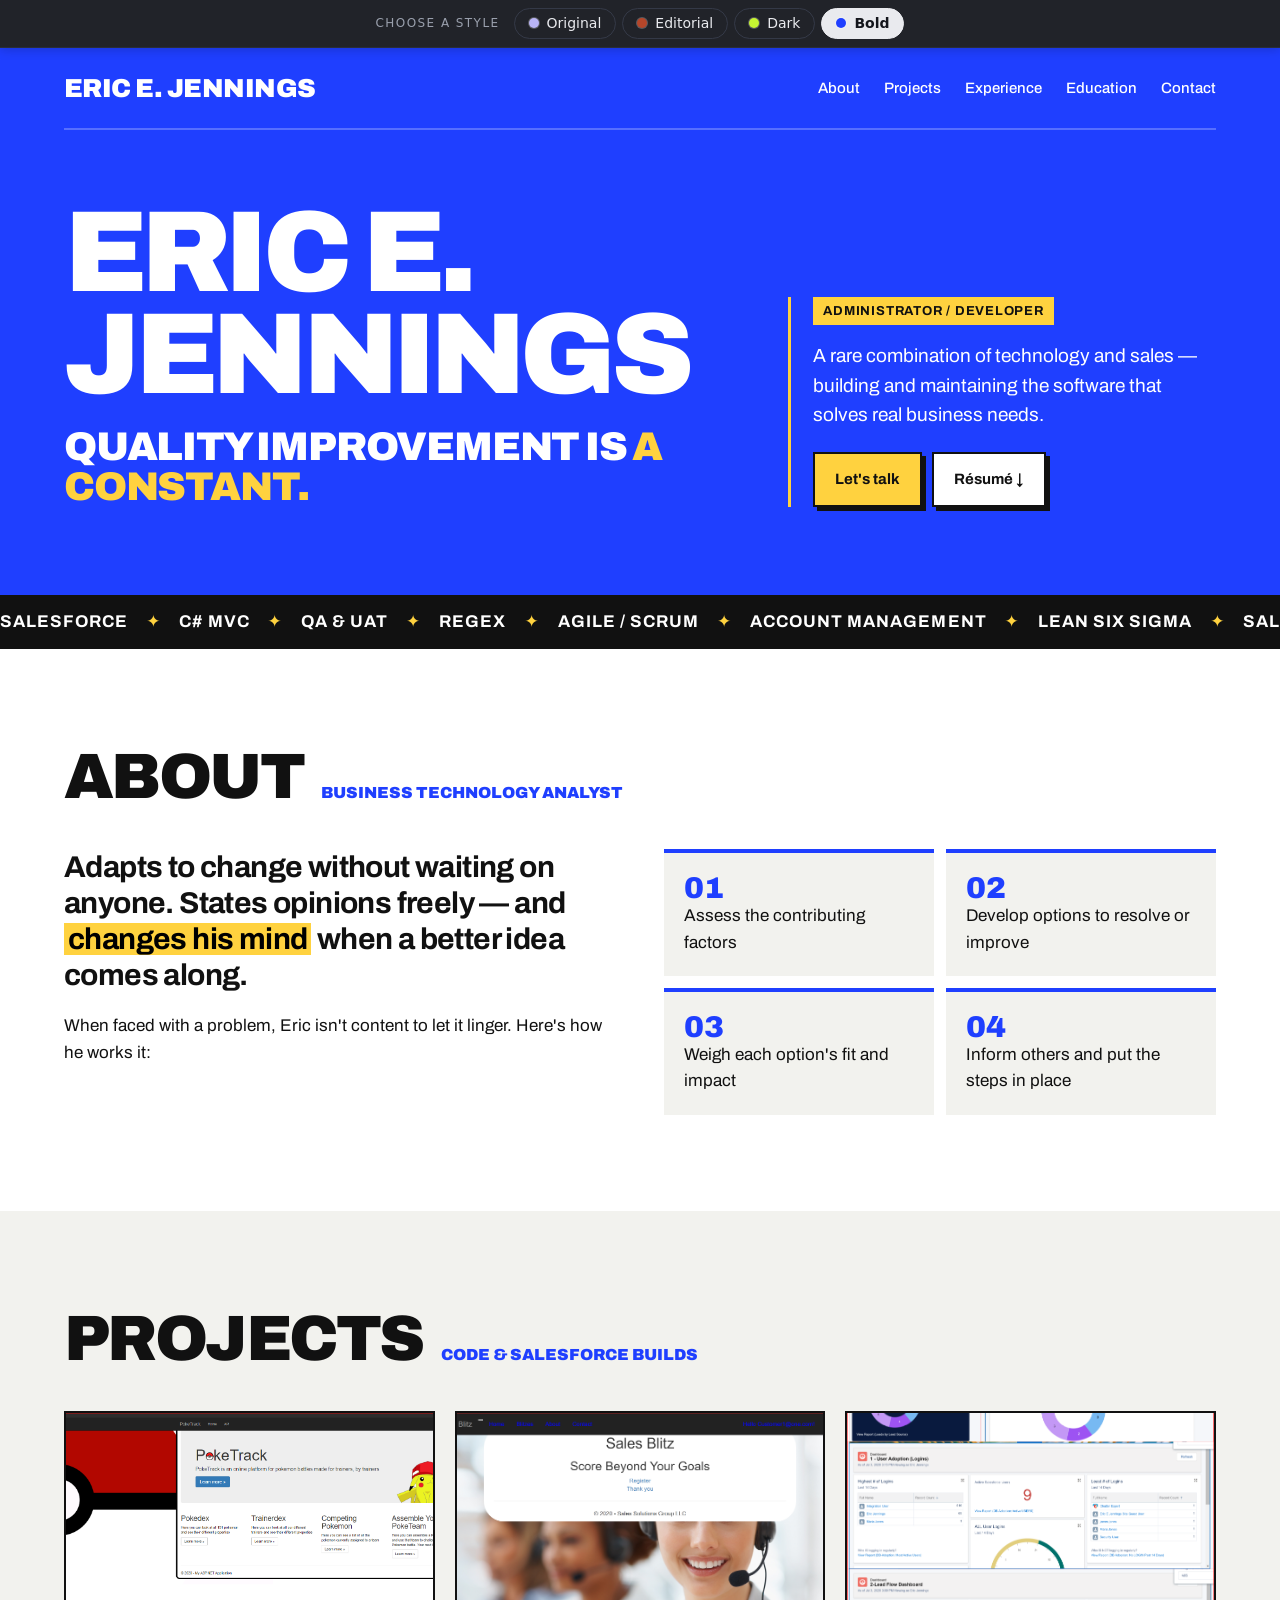
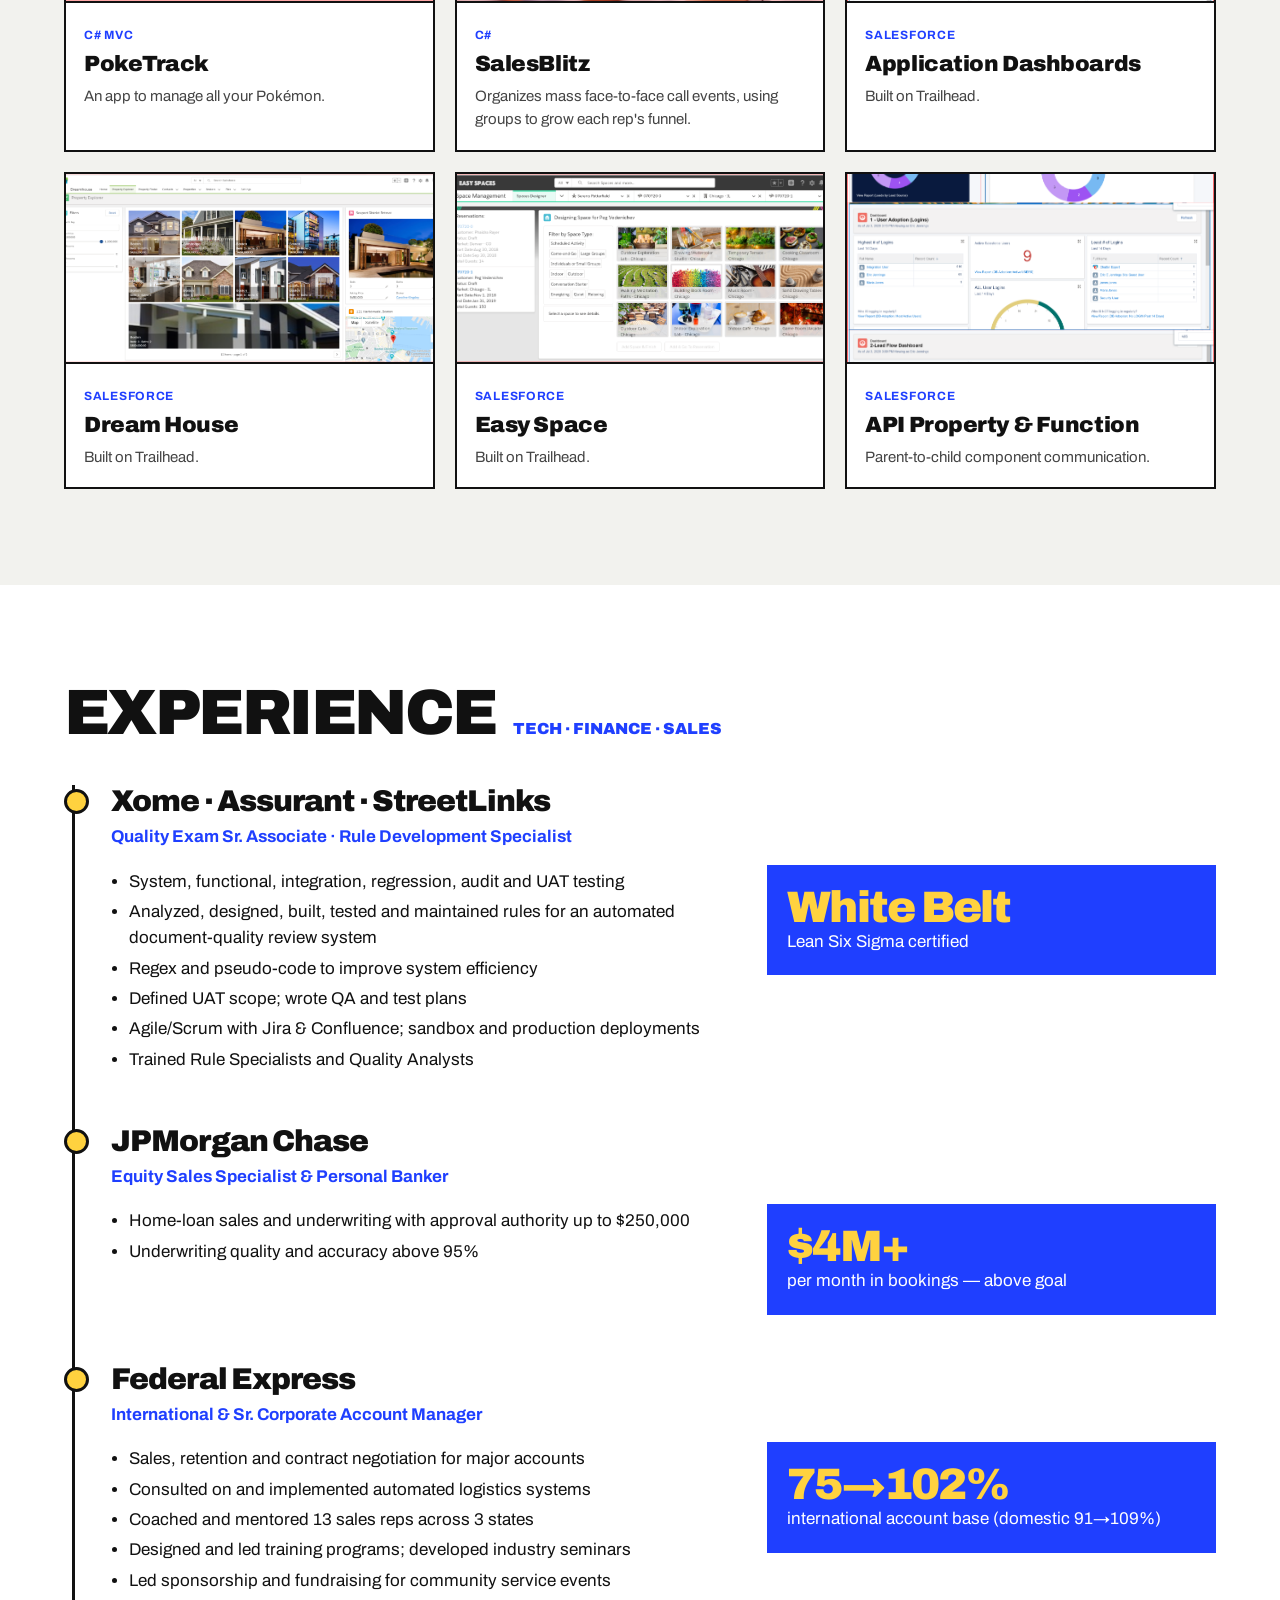
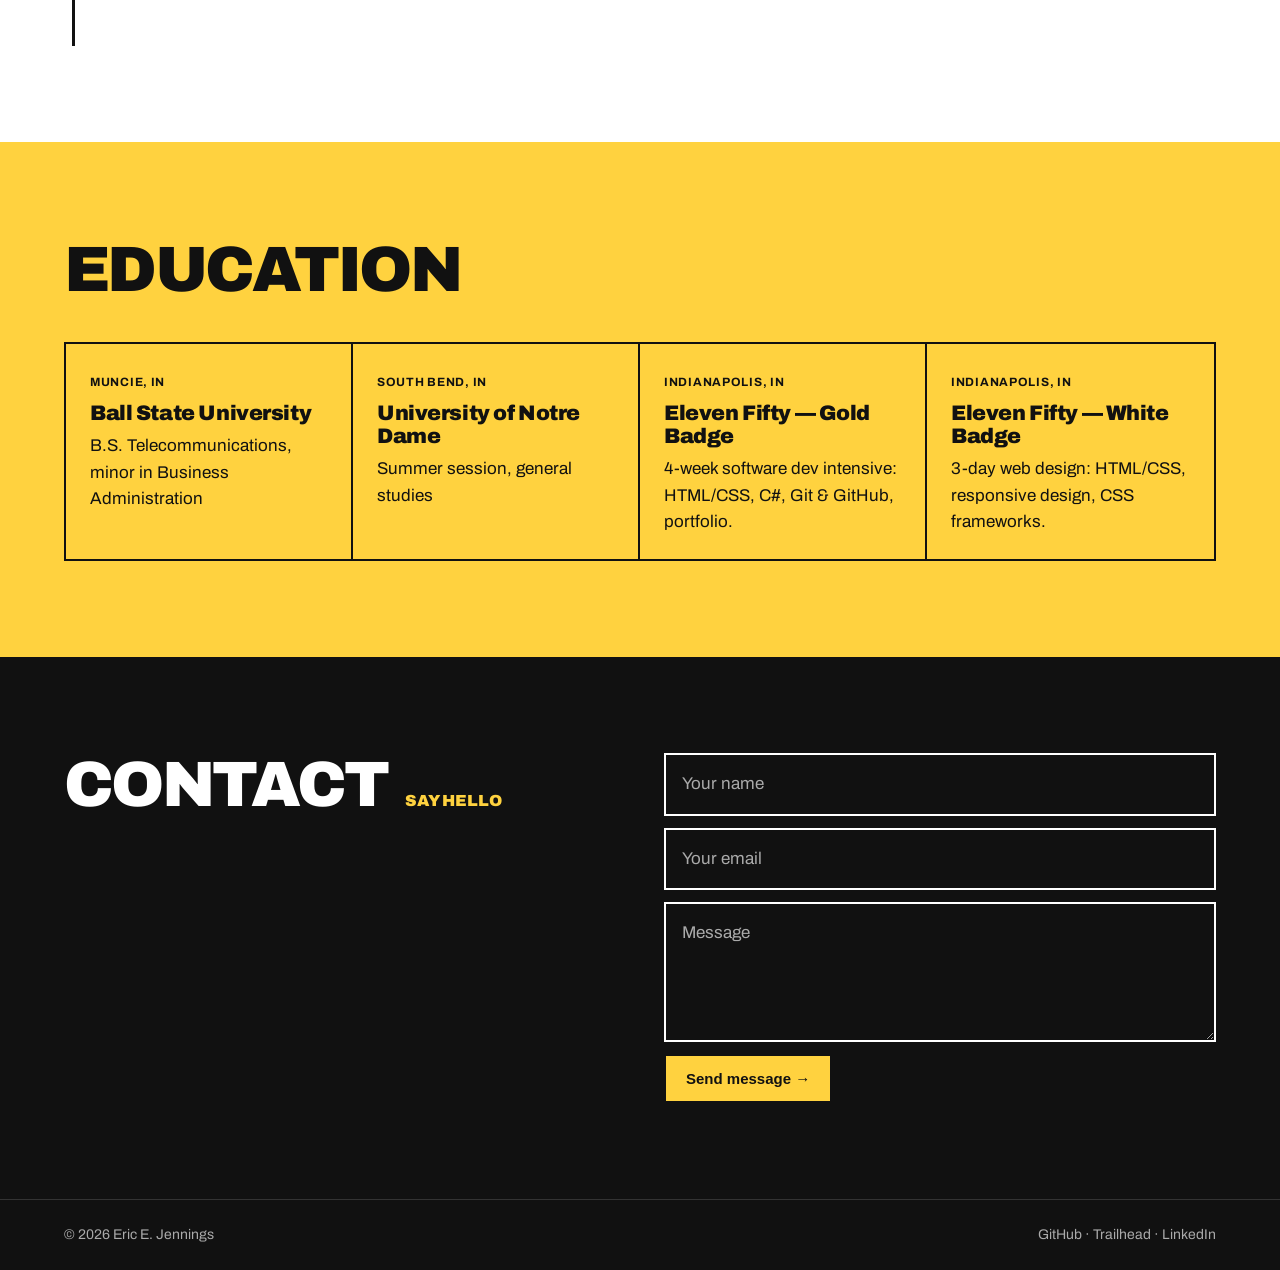
<file: index-bold.html>
<!doctype html>
<html lang="en">
<head>
<meta charset="utf-8">
<meta name="viewport" content="width=device-width, initial-scale=1">
<title>Eric E. Jennings — Technology × Sales</title>
<link rel="preconnect" href="https://fonts.googleapis.com">
<link href="https://fonts.googleapis.com/css2?family=Archivo:wght@400;500;700;900&display=swap" rel="stylesheet">
<style>
:root{--blue:#1f3fff;--yellow:#ffd23f;--pink:#ff6b9a;--ink:#111;--white:#fff;--soft:#f2f2ee}
*{box-sizing:border-box;margin:0;padding:0}
body{font:400 17px/1.55 Archivo,system-ui,sans-serif;color:var(--ink);background:var(--white)}
a{color:inherit;text-decoration:none}
.wrap{max-width:1200px;margin:0 auto;padding:0 24px}
header{background:var(--blue);color:var(--white)}
.top{display:flex;justify-content:space-between;align-items:center;padding:20px 0;border-bottom:2px solid rgba(255,255,255,.25)}
.top b{font-weight:900;font-size:26px;letter-spacing:-.02em}
.top nav a{font-weight:500;font-size:15px;margin-left:24px}
.top nav a:hover{color:var(--yellow)}
.hero{display:grid;grid-template-columns:1.6fr 1fr;gap:40px;padding:72px 0 88px;align-items:end}
h1{font-weight:900;font-size:clamp(46px,9vw,124px);line-height:.88;letter-spacing:-.05em;text-transform:uppercase}
.tagline{font-weight:900;font-size:clamp(22px,3.2vw,40px);line-height:1;letter-spacing:-.03em;text-transform:uppercase;margin-top:22px}
.tagline .y{color:var(--yellow)}
.hero aside{border-left:3px solid var(--yellow);padding-left:22px}
.hero aside .tag{display:inline-block;background:var(--yellow);color:var(--ink);font-weight:700;font-size:13px;padding:4px 10px;text-transform:uppercase;letter-spacing:.06em;margin-bottom:16px}
.hero aside p{font-size:19px}
.btns{display:flex;gap:10px;margin-top:22px;flex-wrap:wrap}
.btn{font-weight:700;padding:14px 20px;border:2px solid var(--ink);background:var(--yellow);color:var(--ink);box-shadow:4px 4px 0 var(--ink);transition:.15s;display:inline-block;cursor:pointer;font-size:15px}
.btn:hover{transform:translate(-2px,-2px);box-shadow:6px 6px 0 var(--ink)}
.btn.w{background:var(--white)}
.marquee{background:var(--ink);color:var(--white);overflow:hidden;white-space:nowrap;padding:14px 0;font-weight:700;text-transform:uppercase;letter-spacing:.06em}
.marquee span{display:inline-block;animation:m 28s linear infinite}
.marquee i{color:var(--yellow);font-style:normal;margin:0 18px}
@keyframes m{to{transform:translateX(-50%)}}
@media(prefers-reduced-motion:reduce){.marquee span{animation:none}}
section{padding:96px 0}
.label{font-weight:900;font-size:clamp(36px,5vw,64px);letter-spacing:-.04em;line-height:1;text-transform:uppercase;margin-bottom:40px;display:flex;gap:18px;align-items:baseline}
.label small{font-size:16px;color:var(--blue);letter-spacing:0}
.about{display:grid;grid-template-columns:1fr 1fr;gap:48px}
.about .q{font-size:30px;font-weight:700;line-height:1.2;letter-spacing:-.02em}
.about .q mark{background:var(--yellow);padding:0 4px}
.steps{display:grid;grid-template-columns:1fr 1fr;gap:12px}
.step{background:var(--soft);padding:20px;border-top:4px solid var(--blue)}
.step b{display:block;font-size:30px;font-weight:900;color:var(--blue);line-height:1}
.projects{background:var(--soft)}
.pgrid{display:grid;grid-template-columns:repeat(3,1fr);gap:20px}
.p{background:var(--white);border:2px solid var(--ink);transition:.15s;display:block}
.p:hover{transform:translate(-3px,-3px);box-shadow:6px 6px 0 var(--blue)}
.p img{width:100%;height:190px;object-fit:cover;border-bottom:2px solid var(--ink);display:block}
.p div{padding:18px}
.p h3{font-size:22px;font-weight:900;letter-spacing:-.02em}
.p .t{font-size:12px;font-weight:700;text-transform:uppercase;letter-spacing:.06em;color:var(--blue)}
.p p{font-size:15px;color:#444;margin-top:4px}
.tl{border-left:3px solid var(--ink);margin-left:8px}
.job{padding:0 0 48px 36px;position:relative}
.job:before{content:"";position:absolute;left:-11px;top:4px;width:19px;height:19px;background:var(--yellow);border:3px solid var(--ink);border-radius:50%}
.job h3{font-size:30px;font-weight:900;letter-spacing:-.03em;line-height:1.1}
.job .role{font-weight:700;color:var(--blue);margin:6px 0 14px}
.job .body{display:grid;grid-template-columns:1.4fr 1fr;gap:28px}
.job ul{padding-left:18px}.job li{margin:4px 0}
.big{background:var(--blue);color:var(--white);padding:20px;align-self:start}
.big b{display:block;font-size:44px;font-weight:900;letter-spacing:-.04em;line-height:1;color:var(--yellow)}
.edu{background:var(--yellow)}
.egrid{display:grid;grid-template-columns:repeat(4,1fr);gap:0;border:2px solid var(--ink)}
.e{padding:24px;border-right:2px solid var(--ink);background:var(--yellow)}
.e:last-child{border-right:0}
.e .loc{font-size:12px;font-weight:700;text-transform:uppercase;letter-spacing:.06em}
.e h3{font-size:21px;font-weight:900;line-height:1.1;margin:8px 0;letter-spacing:-.02em}
.contact{background:var(--ink);color:var(--white)}
.cgrid{display:grid;grid-template-columns:1fr 1fr;gap:48px;align-items:start}
.contact .label{color:var(--white)}.contact .label small{color:var(--yellow)}
form{display:grid;gap:12px}
input,textarea{font:inherit;padding:16px;border:2px solid var(--white);background:transparent;color:var(--white);outline:none}
input::placeholder,textarea::placeholder{color:#aaa}
input:focus,textarea:focus{border-color:var(--yellow)}
textarea{min-height:140px;resize:vertical}
footer{background:var(--ink);color:#aaa;border-top:1px solid #333;padding:24px 0;font-size:14px}
footer .wrap{display:flex;justify-content:space-between;flex-wrap:wrap;gap:10px}
footer a:hover{color:var(--yellow)}
@media(max-width:900px){.hero,.about,.cgrid,.job .body{grid-template-columns:1fr}.pgrid{grid-template-columns:1fr 1fr}.egrid{grid-template-columns:1fr 1fr}.e:nth-child(2){border-right:0}.e:nth-child(-n+2){border-bottom:2px solid var(--ink)}.top nav{display:none}}
@media(max-width:600px){.pgrid,.egrid,.steps{grid-template-columns:1fr}.e{border-right:0;border-bottom:2px solid var(--ink)}.e:last-child{border-bottom:0}section{padding:64px 0}}
</style>
<script src="style-switcher.js" defer></script>
</head>
<body>
<header>
  <div class="wrap">
    <div class="top"><b>ERIC E. JENNINGS</b><nav><a href="#about">About</a><a href="#projects">Projects</a><a href="#experience">Experience</a><a href="#education">Education</a><a href="#contact">Contact</a></nav></div>
    <div class="hero">
      <div><h1>Eric E.<br>Jennings</h1><p class="tagline">Quality improvement is <span class="y">a constant.</span></p></div>
      <aside>
        <span class="tag">Administrator / Developer</span>
        <p>A rare combination of technology and sales — building and maintaining the software that solves real business needs.</p>
        <div class="btns"><a class="btn" href="#contact">Let's talk</a><a class="btn w" href="https://ejennin.github.io/EJPage/EJbTr.pdf">Résumé ↓</a></div>
      </aside>
    </div>
  </div>
</header>
<div class="marquee"><span>Salesforce<i>✦</i>C# MVC<i>✦</i>QA &amp; UAT<i>✦</i>Regex<i>✦</i>Agile / Scrum<i>✦</i>Account Management<i>✦</i>Lean Six Sigma<i>✦</i>Salesforce<i>✦</i>C# MVC<i>✦</i>QA &amp; UAT<i>✦</i>Regex<i>✦</i>Agile / Scrum<i>✦</i>Account Management<i>✦</i>Lean Six Sigma<i>✦</i></span></div>

<section id="about"><div class="wrap">
  <div class="label">About <small>Business Technology Analyst</small></div>
  <div class="about">
    <div>
      <p class="q">Adapts to change without waiting on anyone. States opinions freely — and <mark>changes his mind</mark> when a better idea comes along.</p>
      <p style="margin-top:20px">When faced with a problem, Eric isn't content to let it linger. Here's how he works it:</p>
    </div>
    <div class="steps">
      <div class="step"><b>01</b>Assess the contributing factors</div>
      <div class="step"><b>02</b>Develop options to resolve or improve</div>
      <div class="step"><b>03</b>Weigh each option's fit and impact</div>
      <div class="step"><b>04</b>Inform others and put the steps in place</div>
    </div>
  </div>
</div></section>

<section id="projects" class="projects"><div class="wrap">
  <div class="label">Projects <small>Code &amp; Salesforce builds</small></div>
  <div class="pgrid">
    <a class="p" href="https://github.com/Ejennin/BlueBadgeProject-1"><img src="https://ejennin.github.io/EJPage/PokeTrack.PNG" alt=""><div><span class="t">C# MVC</span><h3>PokeTrack</h3><p>An app to manage all your Pokémon.</p></div></a>
    <a class="p" href="https://github.com/Ejennin/SalesBlitz"><img src="https://ejennin.github.io/EJPage/SalesBlitz.png" alt=""><div><span class="t">C#</span><h3>SalesBlitz</h3><p>Organizes mass face-to-face call events, using groups to grow each rep's funnel.</p></div></a>
    <a class="p" href="https://trailblazer.me/id/ejennings7"><img src="https://ejennin.github.io/EJPage/SalesForce.png" alt=""><div><span class="t">Salesforce</span><h3>Application Dashboards</h3><p>Built on Trailhead.</p></div></a>
    <a class="p" href="https://trailblazer.me/id/ejennings7"><img src="https://ejennin.github.io/EJPage/Dreamhouse.png" alt=""><div><span class="t">Salesforce</span><h3>Dream House</h3><p>Built on Trailhead.</p></div></a>
    <a class="p" href="https://trailblazer.me/id/ejennings7"><img src="https://ejennin.github.io/EJPage/Easy%20Space.png" alt=""><div><span class="t">Salesforce</span><h3>Easy Space</h3><p>Built on Trailhead.</p></div></a>
    <a class="p" href="https://trailblazer.me/id/ejennings7"><img src="https://ejennin.github.io/EJPage/SalesForce.png" alt=""><div><span class="t">Salesforce</span><h3>API Property &amp; Function</h3><p>Parent-to-child component communication.</p></div></a>
  </div>
</div></section>

<section id="experience"><div class="wrap">
  <div class="label">Experience <small>Tech · Finance · Sales</small></div>
  <div class="tl">
    <div class="job"><h3>Xome · Assurant · StreetLinks</h3><div class="role">Quality Exam Sr. Associate · Rule Development Specialist</div>
      <div class="body"><ul><li>System, functional, integration, regression, audit and UAT testing</li><li>Analyzed, designed, built, tested and maintained rules for an automated document-quality review system</li><li>Regex and pseudo-code to improve system efficiency</li><li>Defined UAT scope; wrote QA and test plans</li><li>Agile/Scrum with Jira &amp; Confluence; sandbox and production deployments</li><li>Trained Rule Specialists and Quality Analysts</li></ul>
      <div class="big"><b>White Belt</b>Lean Six Sigma certified</div></div></div>
    <div class="job"><h3>JPMorgan Chase</h3><div class="role">Equity Sales Specialist &amp; Personal Banker</div>
      <div class="body"><ul><li>Home-loan sales and underwriting with approval authority up to $250,000</li><li>Underwriting quality and accuracy above 95%</li></ul>
      <div class="big"><b>$4M+</b>per month in bookings — above goal</div></div></div>
    <div class="job"><h3>Federal Express</h3><div class="role">International &amp; Sr. Corporate Account Manager</div>
      <div class="body"><ul><li>Sales, retention and contract negotiation for major accounts</li><li>Consulted on and implemented automated logistics systems</li><li>Coached and mentored 13 sales reps across 3 states</li><li>Designed and led training programs; developed industry seminars</li><li>Led sponsorship and fundraising for community service events</li></ul>
      <div class="big"><b>75→102%</b>international account base (domestic 91→109%)</div></div></div>
  </div>
</div></section>

<section id="education" class="edu"><div class="wrap">
  <div class="label">Education</div>
  <div class="egrid">
    <div class="e"><span class="loc">Muncie, IN</span><h3>Ball State University</h3><p>B.S. Telecommunications, minor in Business Administration</p></div>
    <div class="e"><span class="loc">South Bend, IN</span><h3>University of Notre Dame</h3><p>Summer session, general studies</p></div>
    <div class="e"><span class="loc">Indianapolis, IN</span><h3>Eleven Fifty — Gold Badge</h3><p>4-week software dev intensive: HTML/CSS, C#, Git &amp; GitHub, portfolio.</p></div>
    <div class="e"><span class="loc">Indianapolis, IN</span><h3>Eleven Fifty — White Badge</h3><p>3-day web design: HTML/CSS, responsive design, CSS frameworks.</p></div>
  </div>
</div></section>

<section id="contact" class="contact"><div class="wrap cgrid">
  <div class="label">Contact <small>Say hello</small></div>
  <form action="https://formspree.io/xaypqeeg" method="POST">
    <input name="name" placeholder="Your name" required>
    <input type="email" name="email" placeholder="Your email" required>
    <textarea name="message" placeholder="Message" required></textarea>
    <button class="btn" type="submit" style="justify-self:start">Send message →</button>
  </form>
</div></section>
<footer><div class="wrap"><span>© 2026 Eric E. Jennings</span><span><a href="https://github.com/Ejennin">GitHub</a> · <a href="https://trailblazer.me/id/ejennings7">Trailhead</a> · <a href="https://www.linkedin.com/in/eric-e-jennings">LinkedIn</a></span></div></footer>
</body>
</html>
</file>
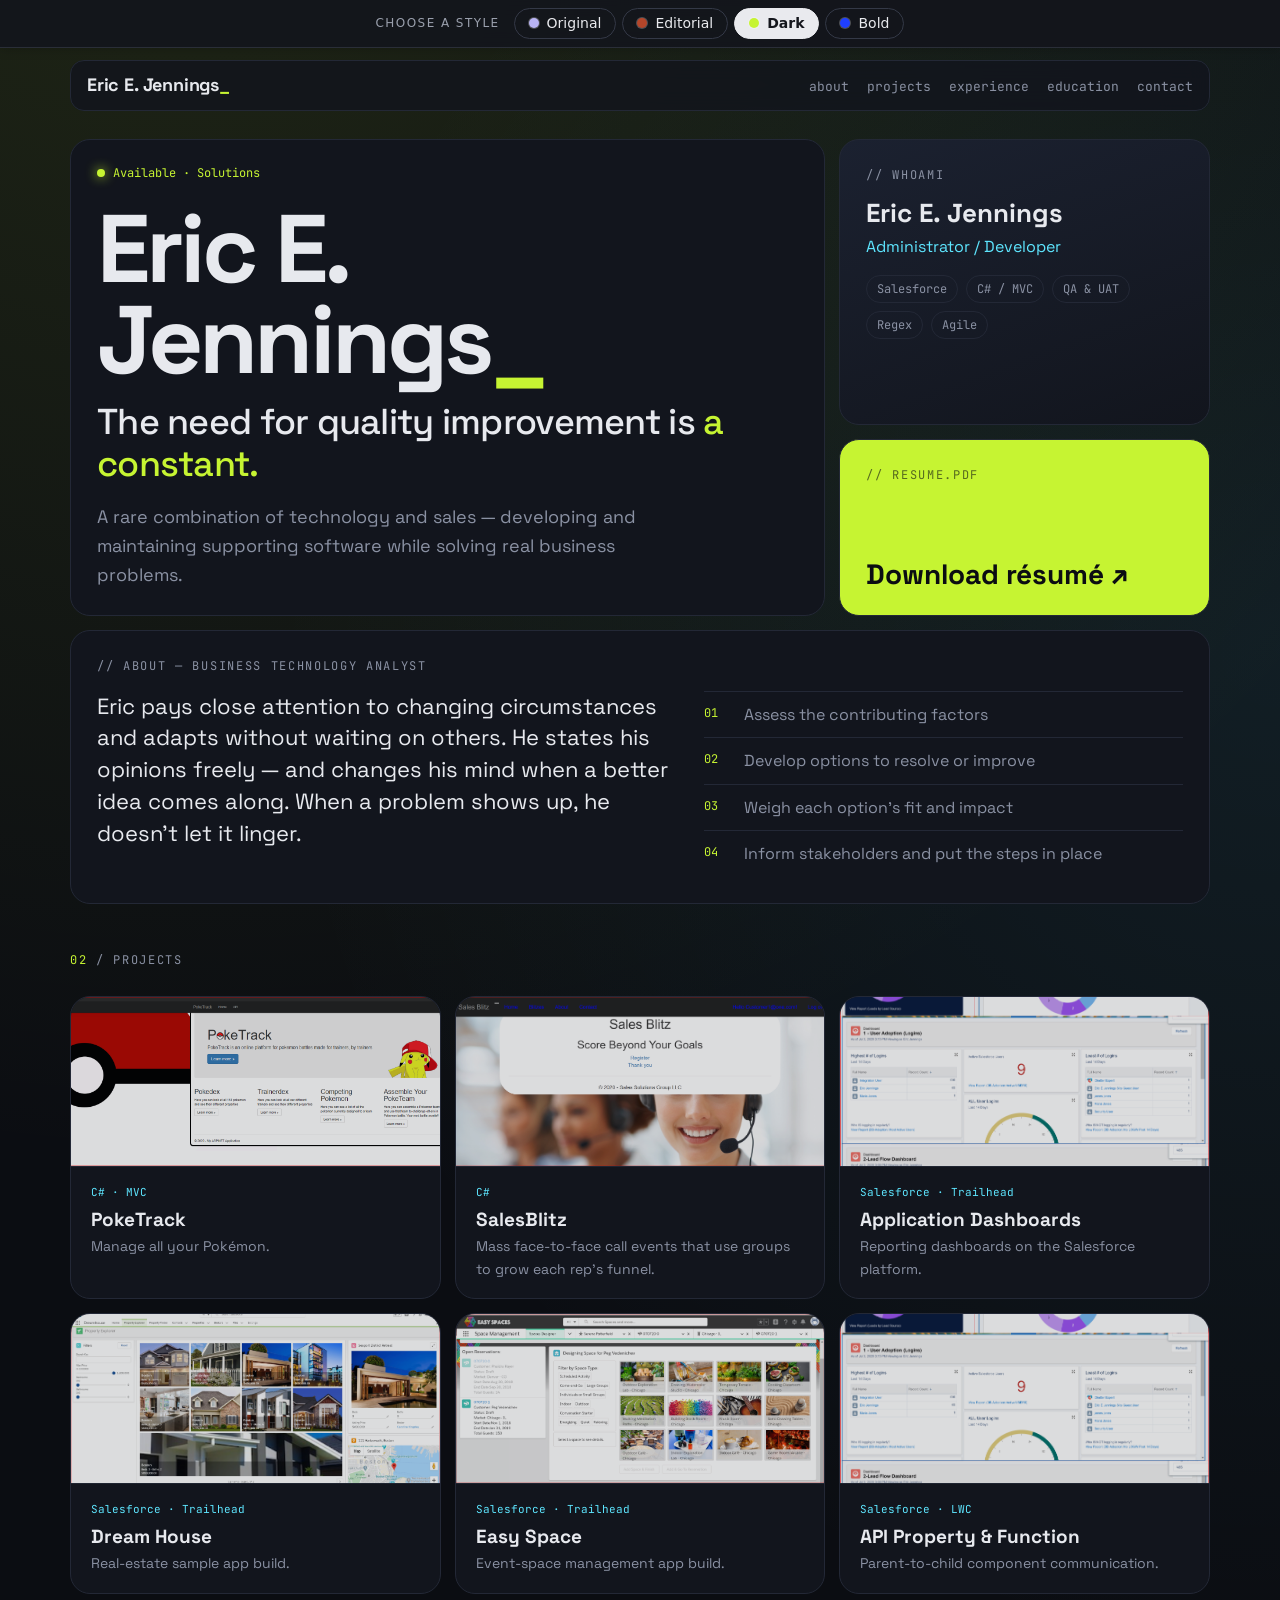
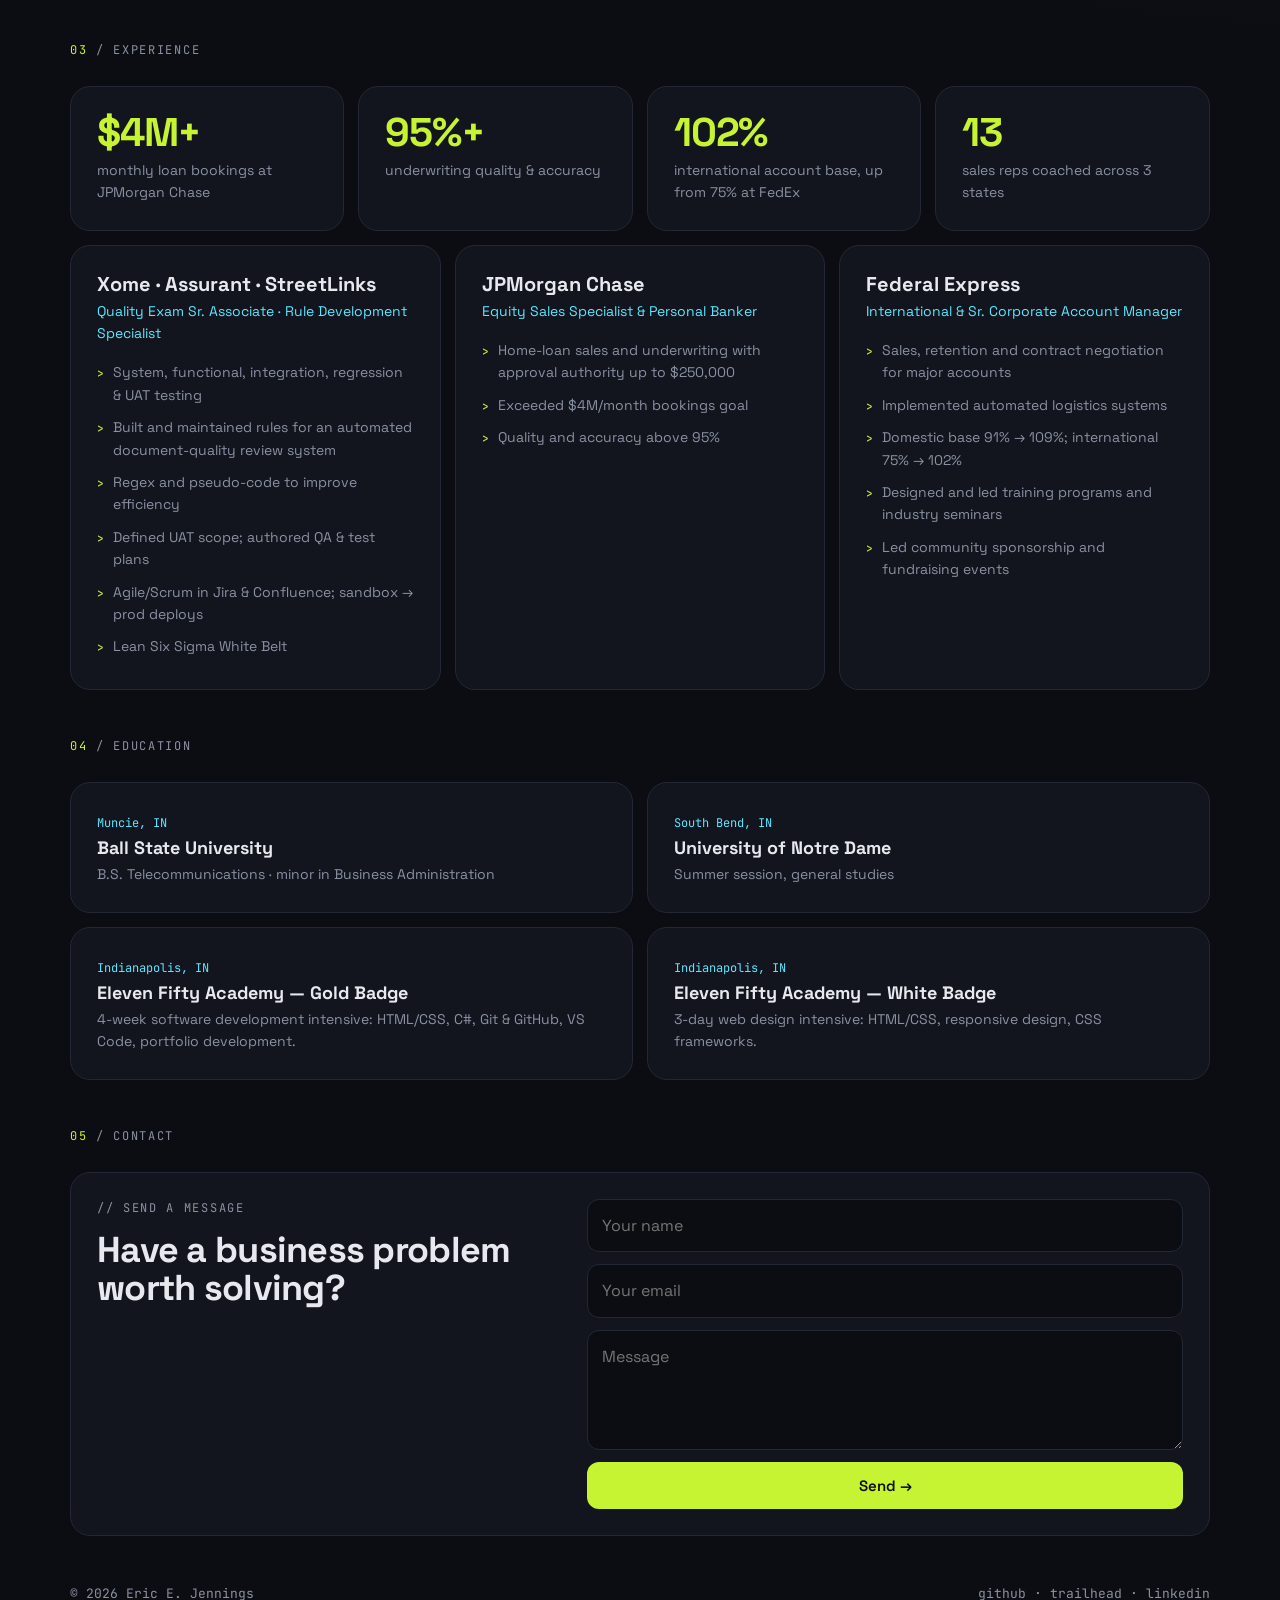
<file: index-dark.html>
<!doctype html>
<html lang="en">
<head>
<meta charset="utf-8">
<meta name="viewport" content="width=device-width, initial-scale=1">
<title>Eric E. Jennings — Administrator / Developer</title>
<link rel="preconnect" href="https://fonts.googleapis.com">
<link href="https://fonts.googleapis.com/css2?family=Space+Grotesk:wght@400;500;700&family=JetBrains+Mono:wght@400;600&display=swap" rel="stylesheet">
<style>
:root{--bg:#0b0d12;--panel:#12151d;--line:#232836;--text:#e7e9ee;--muted:#8a91a3;--lime:#c6f432;--cyan:#5ee6ff}
*{box-sizing:border-box;margin:0;padding:0}
body{background:var(--bg);color:var(--text);font:400 16px/1.6 "Space Grotesk",system-ui,sans-serif;
  background-image:radial-gradient(circle at 15% -10%,rgba(198,244,50,.12),transparent 40%),radial-gradient(circle at 100% 20%,rgba(94,230,255,.08),transparent 35%)}
a{color:inherit;text-decoration:none}
.mono{font-family:"JetBrains Mono",monospace}
.wrap{max-width:1180px;margin:0 auto;padding:0 20px}
header{position:sticky;top:calc(var(--style-bar-h,0px) + 12px);z-index:5;margin:12px auto 0;max-width:1180px;padding:0 20px}
.bar{display:flex;justify-content:space-between;align-items:center;padding:10px 16px;border:1px solid var(--line);border-radius:14px;background:rgba(18,21,29,.8);backdrop-filter:blur(10px)}
.bar b{font-weight:700;font-size:18px;letter-spacing:-.01em}.bar b i{color:var(--lime);font-style:normal}
.bar nav a{font-size:13px;color:var(--muted);margin-left:18px}.bar nav a:hover{color:var(--lime)}
.bento{display:grid;grid-template-columns:repeat(6,1fr);gap:14px;margin:28px 0}
.c{background:var(--panel);border:1px solid var(--line);border-radius:20px;padding:26px;position:relative;overflow:hidden}
.c h2{font-size:12px;letter-spacing:.14em;text-transform:uppercase;color:var(--muted);font-family:"JetBrains Mono",monospace;font-weight:400;margin-bottom:14px}
.hero{grid-column:span 4;grid-row:span 2;padding-top:64px;display:flex;flex-direction:column;justify-content:flex-end;min-height:420px}
.status{position:absolute;top:24px;left:26px;font-size:12px;color:var(--lime)}
.status:before{content:"";display:inline-block;width:8px;height:8px;border-radius:50%;background:var(--lime);margin-right:8px;box-shadow:0 0 12px var(--lime)}
h1{font-size:clamp(48px,7.5vw,96px);line-height:.95;letter-spacing:-.04em;font-weight:700}
h1 span{color:var(--lime)}
.tagline{font-size:clamp(24px,3vw,36px);line-height:1.15;letter-spacing:-.02em;font-weight:500;margin-top:16px;color:var(--text)}
.tagline span{color:var(--lime)}
.hero p{color:var(--muted);max-width:560px;margin-top:18px;font-size:18px}
.me{grid-column:span 2;background:linear-gradient(160deg,#1b2130,#12151d)}
.me .name{font-size:26px;font-weight:700;line-height:1.1}
.me .role{color:var(--cyan);margin:6px 0 16px}
.me .row{display:flex;gap:8px;flex-wrap:wrap}
.chip{font:12px "JetBrains Mono";padding:5px 10px;border:1px solid var(--line);border-radius:99px;color:var(--muted)}
.cta{grid-column:span 2;background:var(--lime);color:#0b0d12;display:flex;flex-direction:column;justify-content:space-between;transition:.2s}
.cta:hover{transform:translateY(-3px)}
.cta h2{color:#0b0d12;opacity:.6}.cta strong{font-size:28px;line-height:1.1}
.about{grid-column:span 6}
.about .cols{display:grid;grid-template-columns:1.2fr 1fr;gap:32px}
.about .big{font-size:22px;line-height:1.45}
.about ol{list-style:none;counter-reset:s}
.about li{counter-increment:s;padding:10px 0 10px 40px;border-top:1px solid var(--line);position:relative;color:var(--muted)}
.about li:before{content:"0" counter(s);position:absolute;left:0;color:var(--lime);font:12px "JetBrains Mono";top:13px}
.proj{grid-column:span 2;padding:0;display:flex;flex-direction:column;transition:.2s}
.proj:hover{border-color:var(--lime)}
.proj img{width:100%;height:170px;object-fit:cover;opacity:.85;border-bottom:1px solid var(--line)}
.proj div{padding:18px 20px}
.proj h3{font-size:19px}.proj p{color:var(--muted);font-size:14px}
.proj .tag{font:11px "JetBrains Mono";color:var(--cyan);margin-bottom:6px;display:block}
.sec{font:12px "JetBrains Mono";color:var(--muted);letter-spacing:.14em;text-transform:uppercase;margin:48px 0 0}
.sec b{color:var(--lime);font-weight:400}
.job{grid-column:span 2}
.job h3{font-size:20px;line-height:1.2}.job .role{color:var(--cyan);font-size:14px;margin:4px 0 12px}
.job ul{list-style:none}.job li{font-size:14px;color:var(--muted);padding:5px 0 5px 16px;position:relative}
.job li:before{content:"›";position:absolute;left:0;color:var(--lime)}
.stat{font-size:40px;font-weight:700;color:var(--lime);letter-spacing:-.03em;line-height:1}
.stats{grid-column:span 6;display:grid;grid-template-columns:repeat(4,1fr);gap:14px;padding:0;background:none;border:0}
.stats .c p{color:var(--muted);font-size:14px;margin-top:6px}
.edu{grid-column:span 3}
.edu h3{font-size:18px}.edu p{color:var(--muted);font-size:14px}
.edu .loc{font:12px "JetBrains Mono";color:var(--cyan)}
.contact{grid-column:span 6;display:grid;grid-template-columns:1fr 1.3fr;gap:32px}
.contact h3{font-size:36px;line-height:1.05;letter-spacing:-.02em}
form{display:grid;gap:12px}
input,textarea{font:inherit;color:var(--text);background:#0b0d12;border:1px solid var(--line);border-radius:12px;padding:13px 14px;outline:none}
input:focus,textarea:focus{border-color:var(--lime)}
textarea{min-height:120px;resize:vertical}
button{font:600 15px "Space Grotesk";background:var(--lime);color:#0b0d12;border:0;border-radius:12px;padding:14px;cursor:pointer}
footer{padding:20px 0 40px;color:var(--muted);font-size:13px;display:flex;justify-content:space-between;flex-wrap:wrap;gap:10px}
footer a:hover{color:var(--lime)}
@media(max-width:900px){.bento{grid-template-columns:1fr 1fr}.hero,.about,.stats,.contact{grid-column:span 2}.me,.cta,.proj,.job,.edu{grid-column:span 1}.about .cols,.contact{grid-template-columns:1fr}.stats{grid-template-columns:1fr 1fr}}
@media(max-width:600px){.bento{grid-template-columns:1fr}.hero,.about,.stats,.contact,.me,.cta,.proj,.job,.edu{grid-column:span 1}.bar nav{display:none}.hero{min-height:360px}}
</style>
<script src="style-switcher.js" defer></script>
</head>
<body>
<header><div class="bar"><b>Eric E. Jennings<i>_</i></b><nav class="mono"><a href="#about">about</a><a href="#projects">projects</a><a href="#experience">experience</a><a href="#education">education</a><a href="#contact">contact</a></nav></div></header>

<main class="wrap">
<div class="bento">
  <div class="c hero">
    <span class="status mono">Available · Solutions</span>
    <h1>Eric E.<br>Jennings<span>_</span></h1>
    <div class="tagline">The need for quality improvement is <span>a constant.</span></div>
    <p>A rare combination of technology and sales — developing and maintaining supporting software while solving real business problems.</p>
  </div>
  <div class="c me">
    <h2>// whoami</h2>
    <div class="name">Eric E. Jennings</div>
    <div class="role">Administrator / Developer</div>
    <div class="row"><span class="chip">Salesforce</span><span class="chip">C# / MVC</span><span class="chip">QA &amp; UAT</span><span class="chip">Regex</span><span class="chip">Agile</span></div>
  </div>
  <a class="c cta" href="https://ejennin.github.io/EJPage/EJbTr.pdf"><h2>// resume.pdf</h2><strong>Download résumé ↗</strong></a>

  <div class="c about" id="about">
    <h2>// about — business technology analyst</h2>
    <div class="cols">
      <p class="big">Eric pays close attention to changing circumstances and adapts without waiting on others. He states his opinions freely — and changes his mind when a better idea comes along. When a problem shows up, he doesn't let it linger.</p>
      <ol><li>Assess the contributing factors</li><li>Develop options to resolve or improve</li><li>Weigh each option's fit and impact</li><li>Inform stakeholders and put the steps in place</li></ol>
    </div>
  </div>
</div>

<p class="sec" id="projects"><b>02</b> / projects</p>
<div class="bento">
  <a class="c proj" href="https://github.com/Ejennin/BlueBadgeProject-1"><img src="https://ejennin.github.io/EJPage/PokeTrack.PNG" alt=""><div><span class="tag">C# · MVC</span><h3>PokeTrack</h3><p>Manage all your Pokémon.</p></div></a>
  <a class="c proj" href="https://github.com/Ejennin/SalesBlitz"><img src="https://ejennin.github.io/EJPage/SalesBlitz.png" alt=""><div><span class="tag">C#</span><h3>SalesBlitz</h3><p>Mass face-to-face call events that use groups to grow each rep's funnel.</p></div></a>
  <a class="c proj" href="https://trailblazer.me/id/ejennings7"><img src="https://ejennin.github.io/EJPage/SalesForce.png" alt=""><div><span class="tag">Salesforce · Trailhead</span><h3>Application Dashboards</h3><p>Reporting dashboards on the Salesforce platform.</p></div></a>
  <a class="c proj" href="https://trailblazer.me/id/ejennings7"><img src="https://ejennin.github.io/EJPage/Dreamhouse.png" alt=""><div><span class="tag">Salesforce · Trailhead</span><h3>Dream House</h3><p>Real-estate sample app build.</p></div></a>
  <a class="c proj" href="https://trailblazer.me/id/ejennings7"><img src="https://ejennin.github.io/EJPage/Easy%20Space.png" alt=""><div><span class="tag">Salesforce · Trailhead</span><h3>Easy Space</h3><p>Event-space management app build.</p></div></a>
  <a class="c proj" href="https://trailblazer.me/id/ejennings7"><img src="https://ejennin.github.io/EJPage/SalesForce.png" alt=""><div><span class="tag">Salesforce · LWC</span><h3>API Property &amp; Function</h3><p>Parent-to-child component communication.</p></div></a>
</div>

<p class="sec" id="experience"><b>03</b> / experience</p>
<div class="bento">
  <div class="stats">
    <div class="c"><div class="stat">$4M+</div><p>monthly loan bookings at JPMorgan Chase</p></div>
    <div class="c"><div class="stat">95%+</div><p>underwriting quality &amp; accuracy</p></div>
    <div class="c"><div class="stat">102%</div><p>international account base, up from 75% at FedEx</p></div>
    <div class="c"><div class="stat">13</div><p>sales reps coached across 3 states</p></div>
  </div>
  <div class="c job"><h3>Xome · Assurant · StreetLinks</h3><div class="role">Quality Exam Sr. Associate · Rule Development Specialist</div>
    <ul><li>System, functional, integration, regression &amp; UAT testing</li><li>Built and maintained rules for an automated document-quality review system</li><li>Regex and pseudo-code to improve efficiency</li><li>Defined UAT scope; authored QA &amp; test plans</li><li>Agile/Scrum in Jira &amp; Confluence; sandbox → prod deploys</li><li>Lean Six Sigma White Belt</li></ul></div>
  <div class="c job"><h3>JPMorgan Chase</h3><div class="role">Equity Sales Specialist &amp; Personal Banker</div>
    <ul><li>Home-loan sales and underwriting with approval authority up to $250,000</li><li>Exceeded $4M/month bookings goal</li><li>Quality and accuracy above 95%</li></ul></div>
  <div class="c job"><h3>Federal Express</h3><div class="role">International &amp; Sr. Corporate Account Manager</div>
    <ul><li>Sales, retention and contract negotiation for major accounts</li><li>Implemented automated logistics systems</li><li>Domestic base 91% → 109%; international 75% → 102%</li><li>Designed and led training programs and industry seminars</li><li>Led community sponsorship and fundraising events</li></ul></div>
</div>

<p class="sec" id="education"><b>04</b> / education</p>
<div class="bento">
  <div class="c edu"><span class="loc">Muncie, IN</span><h3>Ball State University</h3><p>B.S. Telecommunications · minor in Business Administration</p></div>
  <div class="c edu"><span class="loc">South Bend, IN</span><h3>University of Notre Dame</h3><p>Summer session, general studies</p></div>
  <div class="c edu"><span class="loc">Indianapolis, IN</span><h3>Eleven Fifty Academy — Gold Badge</h3><p>4-week software development intensive: HTML/CSS, C#, Git &amp; GitHub, VS Code, portfolio development.</p></div>
  <div class="c edu"><span class="loc">Indianapolis, IN</span><h3>Eleven Fifty Academy — White Badge</h3><p>3-day web design intensive: HTML/CSS, responsive design, CSS frameworks.</p></div>
</div>

<p class="sec" id="contact"><b>05</b> / contact</p>
<div class="bento">
  <div class="c contact">
    <div><h2>// send a message</h2><h3>Have a business problem worth solving?</h3></div>
    <form action="https://formspree.io/xaypqeeg" method="POST">
      <input name="name" placeholder="Your name" required>
      <input type="email" name="email" placeholder="Your email" required>
      <textarea name="message" placeholder="Message" required></textarea>
      <button type="submit">Send →</button>
    </form>
  </div>
</div>

<footer class="mono"><span>© 2026 Eric E. Jennings</span><span><a href="https://github.com/Ejennin">github</a> · <a href="https://trailblazer.me/id/ejennings7">trailhead</a> · <a href="https://www.linkedin.com/in/eric-e-jennings">linkedin</a></span></footer>
</main>
</body>
</html>
</file>
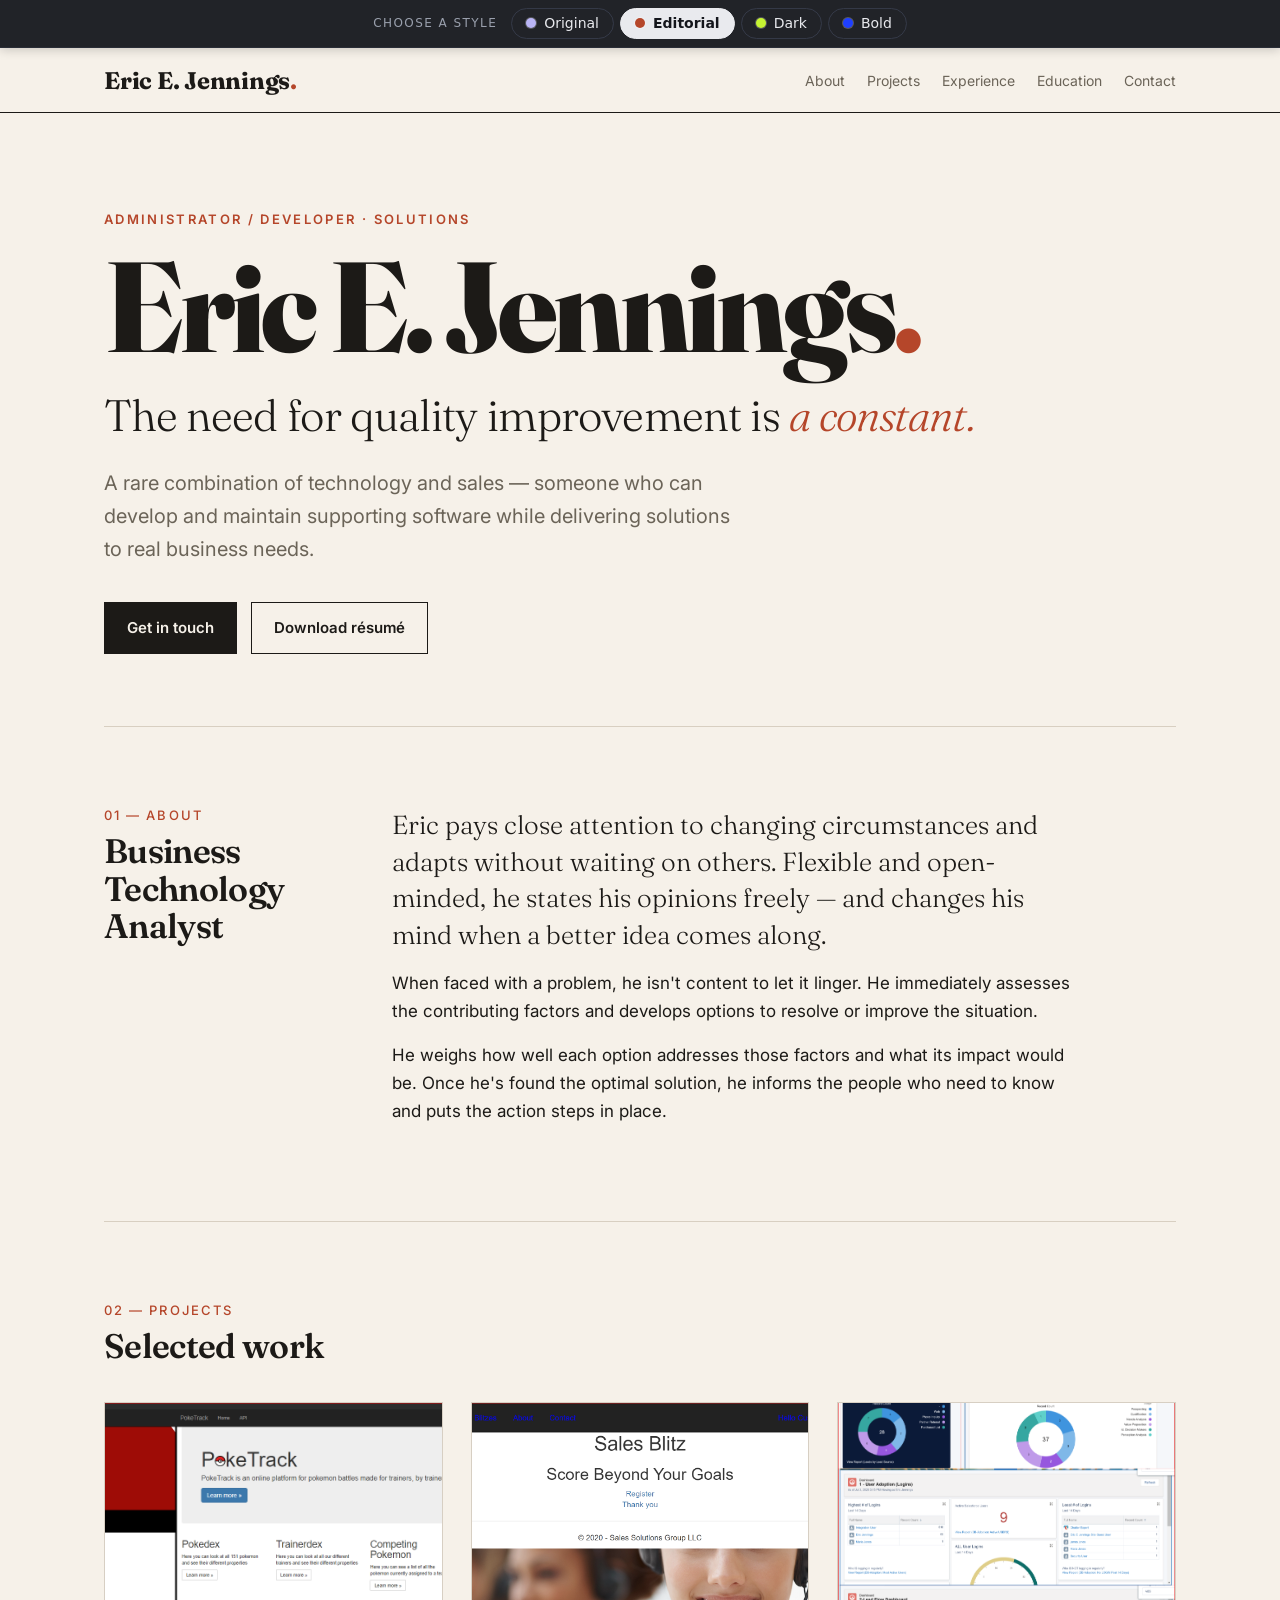
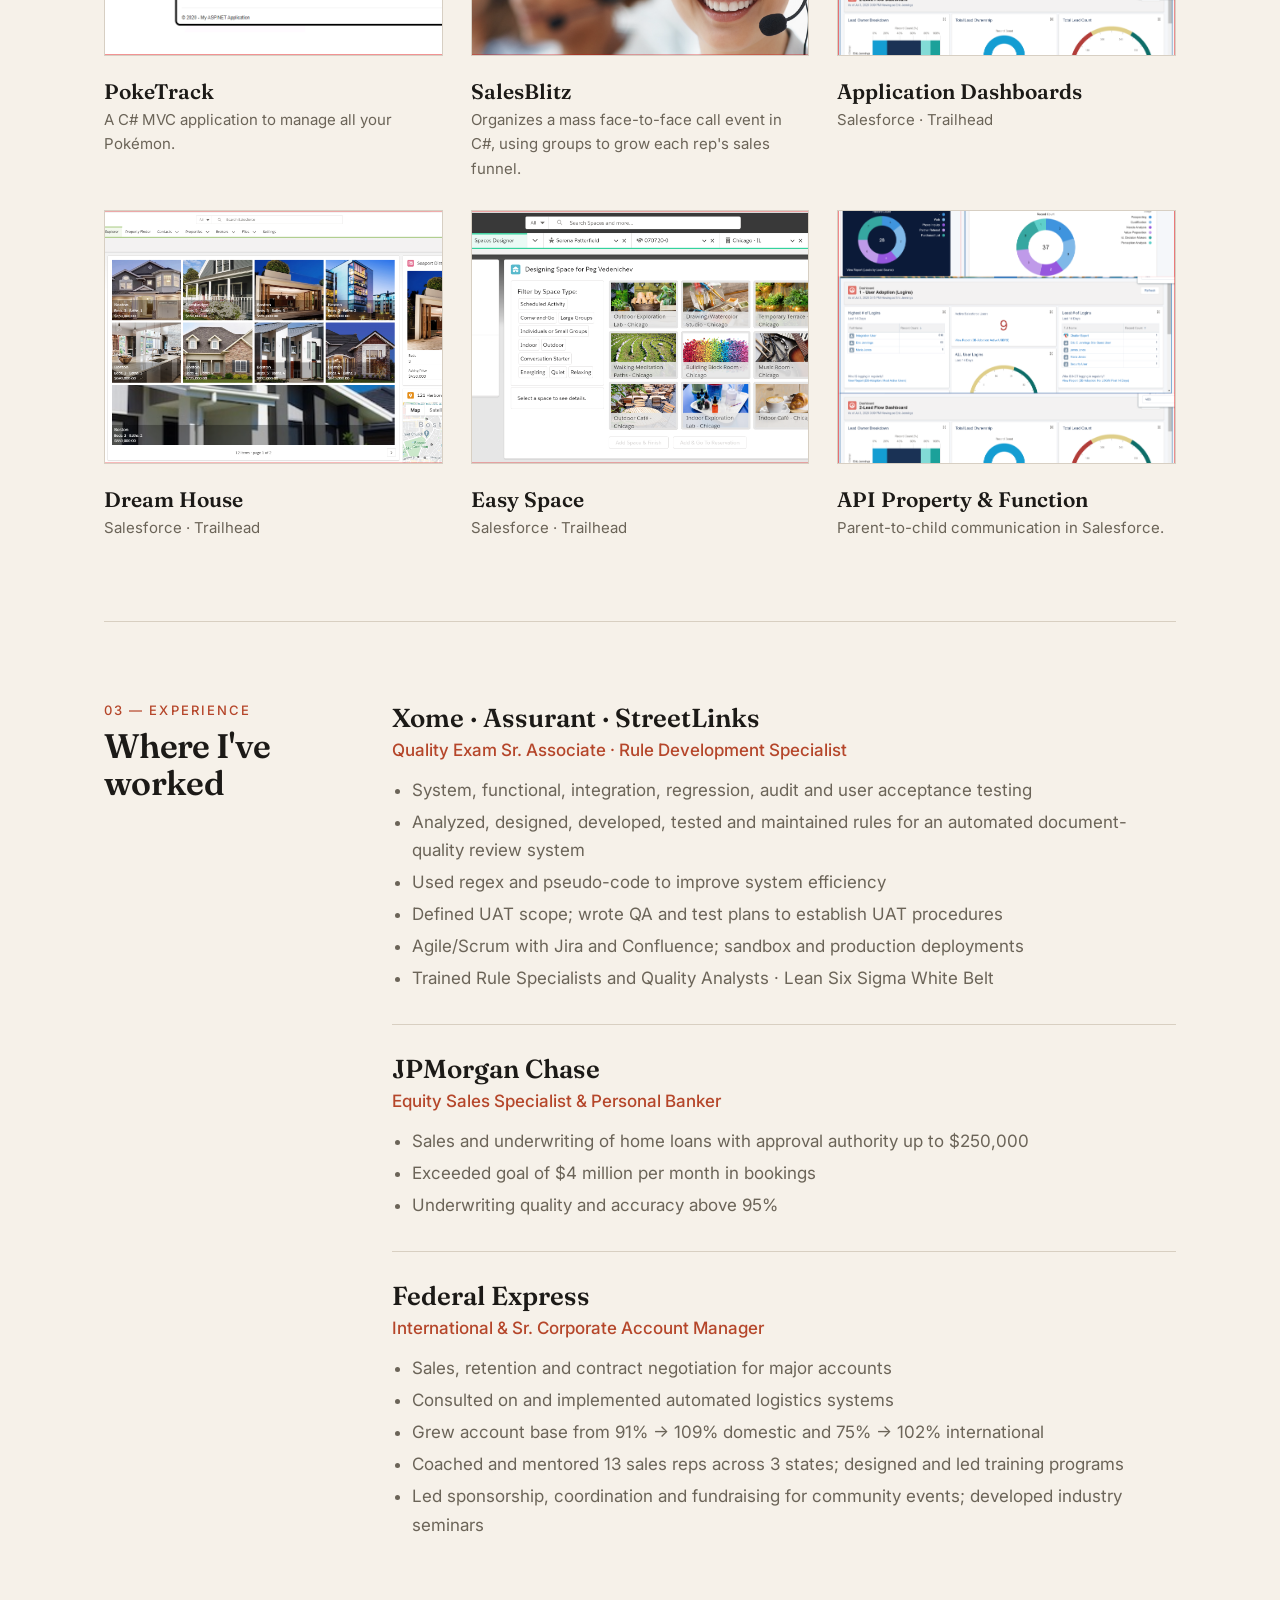
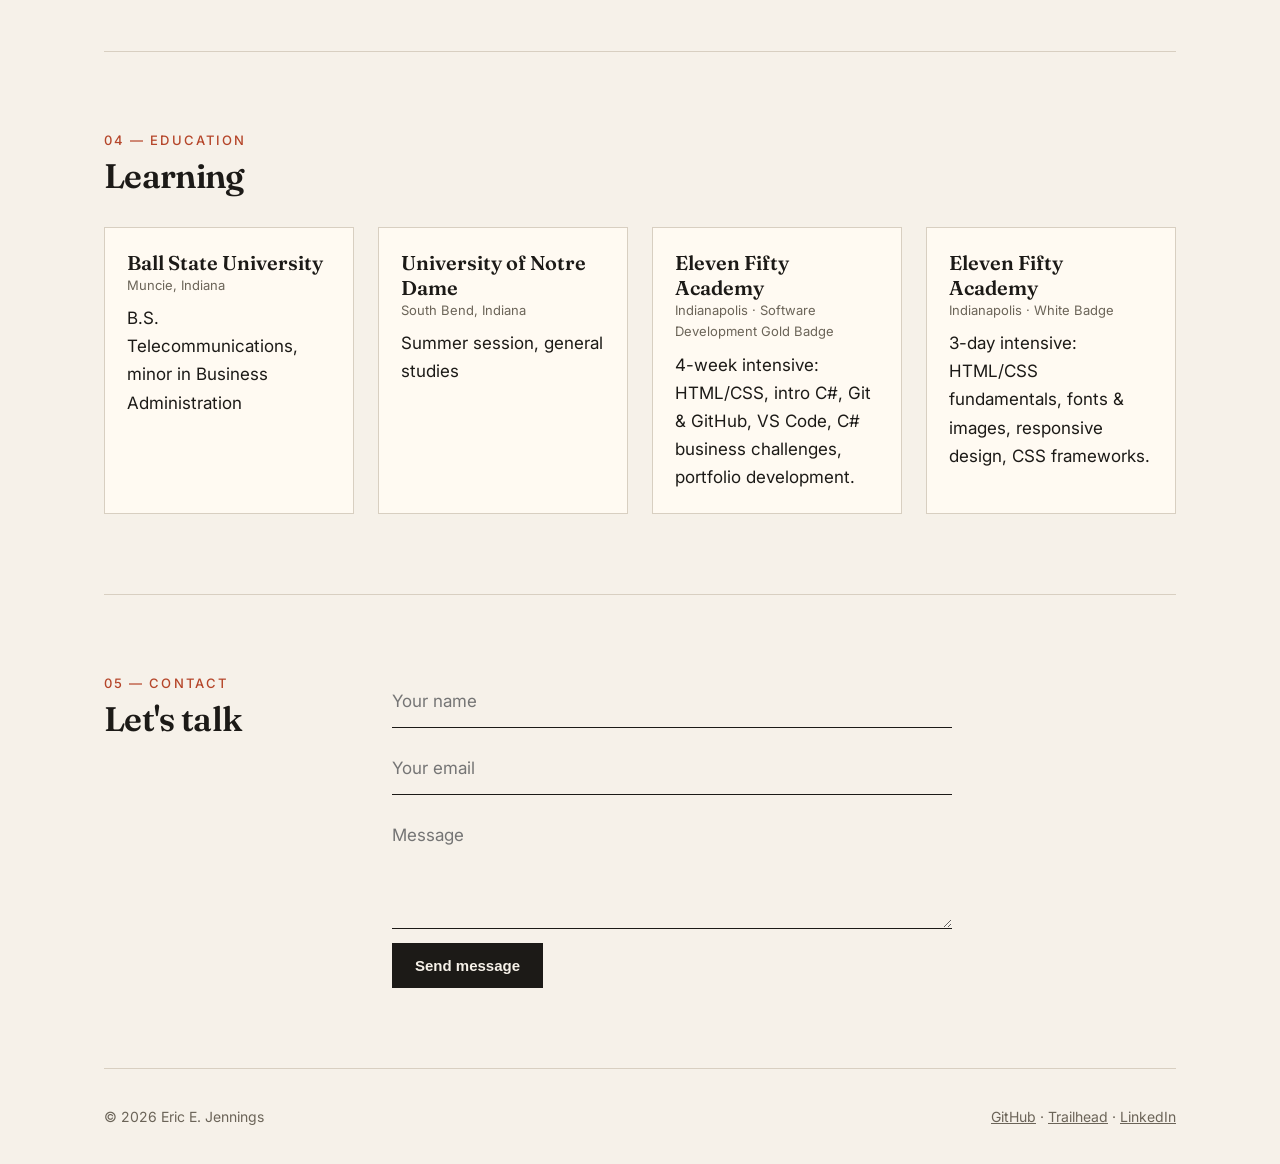
<file: index-editorial.html>
<!doctype html>
<html lang="en">
<head>
<meta charset="utf-8">
<meta name="viewport" content="width=device-width, initial-scale=1">
<title>Eric E. Jennings — Business Technology Analyst</title>
<link rel="preconnect" href="https://fonts.googleapis.com">
<link href="https://fonts.googleapis.com/css2?family=Fraunces:opsz,wght@9..144,300;9..144,600;9..144,800&family=Inter:wght@400;500;600&display=swap" rel="stylesheet">
<style>
:root{--paper:#f6f1e9;--ink:#1c1a17;--muted:#6b6458;--rule:#d8cfc1;--accent:#b5462a;--card:#fffaf2}
*{box-sizing:border-box;margin:0;padding:0}
body{background:var(--paper);color:var(--ink);font:400 17px/1.65 Inter,system-ui,sans-serif}
a{color:inherit}
.wrap{max-width:1120px;margin:0 auto;padding:0 24px}
header{border-bottom:1px solid var(--ink);position:sticky;top:var(--style-bar-h,0px);background:var(--paper);z-index:5}
header .wrap{display:flex;justify-content:space-between;align-items:center;height:64px}
.mark{font:700 24px Fraunces,serif;text-decoration:none;letter-spacing:-.01em}
.mark span{color:var(--accent)}
nav a{font-size:14px;text-decoration:none;margin-left:22px;color:var(--muted)}
nav a:hover{color:var(--accent)}
.hero{padding:96px 0 72px;border-bottom:1px solid var(--rule)}
.kicker{font-size:13px;letter-spacing:.18em;text-transform:uppercase;color:var(--accent);font-weight:600}
h1{font:800 clamp(52px,10vw,136px)/0.95 Fraunces,serif;letter-spacing:-.035em;margin:16px 0 22px}
h1 .dot{color:var(--accent)}
.tagline{font:300 clamp(26px,3.6vw,44px)/1.15 Fraunces,serif;letter-spacing:-.015em;margin:0 0 26px;max-width:900px}
.tagline em{font-style:italic;color:var(--accent)}
.lede{max-width:640px;font-size:20px;color:var(--muted)}
.hero .cta{margin-top:36px;display:flex;gap:14px;flex-wrap:wrap}
.btn{display:inline-block;padding:13px 22px;border:1px solid var(--ink);text-decoration:none;font-weight:600;font-size:15px}
.btn.solid{background:var(--ink);color:var(--paper)}
.btn:hover{background:var(--accent);border-color:var(--accent);color:#fff}
section{padding:80px 0;border-bottom:1px solid var(--rule)}
.grid{display:grid;grid-template-columns:240px 1fr;gap:48px}
h2{font:600 34px/1.1 Fraunces,serif;letter-spacing:-.02em}
h2 small{display:block;font:500 13px Inter;letter-spacing:.16em;text-transform:uppercase;color:var(--accent);margin-bottom:10px}
.about p{margin-bottom:16px;max-width:680px}
.about p:first-child{font:300 26px/1.4 Fraunces,serif}
.projects{display:grid;grid-template-columns:repeat(auto-fill,minmax(250px,1fr));gap:28px}
.proj{text-decoration:none;display:block}
.proj img{width:100%;aspect-ratio:4/3;object-fit:cover;border:1px solid var(--rule);background:var(--card);filter:saturate(.85);transition:.3s}
.proj:hover img{filter:none;transform:translateY(-3px)}
.proj h3{font:600 21px Fraunces,serif;margin:14px 0 4px}
.proj p{font-size:15px;color:var(--muted)}
.job{padding:28px 0;border-top:1px solid var(--rule)}
.job:first-child{border-top:0;padding-top:0}
.job h3{font:600 26px Fraunces,serif}
.job .role{color:var(--accent);font-weight:500;margin:2px 0 12px}
.job ul{padding-left:20px;color:var(--muted)}
.job li{margin:4px 0}
.edu{display:grid;grid-template-columns:repeat(auto-fit,minmax(240px,1fr));gap:24px}
.edu div{background:var(--card);border:1px solid var(--rule);padding:22px}
.edu h3{font:600 20px Fraunces,serif}
.edu .loc{font-size:13px;color:var(--muted);margin-bottom:8px}
form{display:grid;gap:14px;max-width:560px}
input,textarea{font:inherit;padding:12px 0;border:0;border-bottom:1px solid var(--ink);background:transparent;outline:none}
input:focus,textarea:focus{border-color:var(--accent)}
textarea{min-height:120px;resize:vertical}
footer{padding:36px 0;font-size:14px;color:var(--muted)}
footer .wrap{display:flex;justify-content:space-between;flex-wrap:wrap;gap:12px}
@media(max-width:760px){.grid{grid-template-columns:1fr;gap:24px}nav{display:none}.hero{padding:64px 0 48px}}
</style>
<script src="style-switcher.js" defer></script>
</head>
<body>
<header><div class="wrap">
  <a class="mark" href="#">Eric E. Jennings<span>.</span></a>
  <nav><a href="#about">About</a><a href="#projects">Projects</a><a href="#experience">Experience</a><a href="#education">Education</a><a href="#contact">Contact</a></nav>
</div></header>

<div class="wrap">
<div class="hero">
  <div class="kicker">Administrator / Developer · Solutions</div>
  <h1>Eric E. Jennings<span class="dot">.</span></h1>
  <p class="tagline">The need for quality improvement is <em>a constant.</em></p>
  <p class="lede">A rare combination of technology and sales — someone who can develop and maintain supporting software while delivering solutions to real business needs.</p>
  <div class="cta"><a class="btn solid" href="#contact">Get in touch</a><a class="btn" href="https://ejennin.github.io/EJPage/EJbTr.pdf">Download résumé</a></div>
</div>

<section id="about"><div class="grid">
  <h2><small>01 — About</small>Business Technology Analyst</h2>
  <div class="about">
    <p>Eric pays close attention to changing circumstances and adapts without waiting on others. Flexible and open-minded, he states his opinions freely — and changes his mind when a better idea comes along.</p>
    <p>When faced with a problem, he isn't content to let it linger. He immediately assesses the contributing factors and develops options to resolve or improve the situation.</p>
    <p>He weighs how well each option addresses those factors and what its impact would be. Once he's found the optimal solution, he informs the people who need to know and puts the action steps in place.</p>
  </div>
</div></section>

<section id="projects">
  <h2 style="margin-bottom:36px"><small>02 — Projects</small>Selected work</h2>
  <div class="projects">
    <a class="proj" href="https://github.com/Ejennin/BlueBadgeProject-1"><img src="https://ejennin.github.io/EJPage/PokeTrack.PNG" alt="PokeTrack"><h3>PokeTrack</h3><p>A C# MVC application to manage all your Pokémon.</p></a>
    <a class="proj" href="https://github.com/Ejennin/SalesBlitz"><img src="https://ejennin.github.io/EJPage/SalesBlitz.png" alt="SalesBlitz"><h3>SalesBlitz</h3><p>Organizes a mass face-to-face call event in C#, using groups to grow each rep's sales funnel.</p></a>
    <a class="proj" href="https://trailblazer.me/id/ejennings7"><img src="https://ejennin.github.io/EJPage/SalesForce.png" alt="Application Dashboards"><h3>Application Dashboards</h3><p>Salesforce · Trailhead</p></a>
    <a class="proj" href="https://trailblazer.me/id/ejennings7"><img src="https://ejennin.github.io/EJPage/Dreamhouse.png" alt="Dream House"><h3>Dream House</h3><p>Salesforce · Trailhead</p></a>
    <a class="proj" href="https://trailblazer.me/id/ejennings7"><img src="https://ejennin.github.io/EJPage/Easy%20Space.png" alt="Easy Space"><h3>Easy Space</h3><p>Salesforce · Trailhead</p></a>
    <a class="proj" href="https://trailblazer.me/id/ejennings7"><img src="https://ejennin.github.io/EJPage/SalesForce.png" alt="API Property"><h3>API Property &amp; Function</h3><p>Parent-to-child communication in Salesforce.</p></a>
  </div>
</section>

<section id="experience"><div class="grid">
  <h2><small>03 — Experience</small>Where I've worked</h2>
  <div>
    <div class="job"><h3>Xome · Assurant · StreetLinks</h3><div class="role">Quality Exam Sr. Associate · Rule Development Specialist</div>
      <ul><li>System, functional, integration, regression, audit and user acceptance testing</li><li>Analyzed, designed, developed, tested and maintained rules for an automated document-quality review system</li><li>Used regex and pseudo-code to improve system efficiency</li><li>Defined UAT scope; wrote QA and test plans to establish UAT procedures</li><li>Agile/Scrum with Jira and Confluence; sandbox and production deployments</li><li>Trained Rule Specialists and Quality Analysts · Lean Six Sigma White Belt</li></ul></div>
    <div class="job"><h3>JPMorgan Chase</h3><div class="role">Equity Sales Specialist &amp; Personal Banker</div>
      <ul><li>Sales and underwriting of home loans with approval authority up to $250,000</li><li>Exceeded goal of $4 million per month in bookings</li><li>Underwriting quality and accuracy above 95%</li></ul></div>
    <div class="job"><h3>Federal Express</h3><div class="role">International &amp; Sr. Corporate Account Manager</div>
      <ul><li>Sales, retention and contract negotiation for major accounts</li><li>Consulted on and implemented automated logistics systems</li><li>Grew account base from 91% → 109% domestic and 75% → 102% international</li><li>Coached and mentored 13 sales reps across 3 states; designed and led training programs</li><li>Led sponsorship, coordination and fundraising for community events; developed industry seminars</li></ul></div>
  </div>
</div></section>

<section id="education">
  <h2 style="margin-bottom:32px"><small>04 — Education</small>Learning</h2>
  <div class="edu">
    <div><h3>Ball State University</h3><p class="loc">Muncie, Indiana</p><p>B.S. Telecommunications, minor in Business Administration</p></div>
    <div><h3>University of Notre Dame</h3><p class="loc">South Bend, Indiana</p><p>Summer session, general studies</p></div>
    <div><h3>Eleven Fifty Academy</h3><p class="loc">Indianapolis · Software Development Gold Badge</p><p>4-week intensive: HTML/CSS, intro C#, Git &amp; GitHub, VS Code, C# business challenges, portfolio development.</p></div>
    <div><h3>Eleven Fifty Academy</h3><p class="loc">Indianapolis · White Badge</p><p>3-day intensive: HTML/CSS fundamentals, fonts &amp; images, responsive design, CSS frameworks.</p></div>
  </div>
</section>

<section id="contact"><div class="grid">
  <h2><small>05 — Contact</small>Let's talk</h2>
  <form action="https://formspree.io/xaypqeeg" method="POST">
    <input name="name" placeholder="Your name" required>
    <input type="email" name="email" placeholder="Your email" required>
    <textarea name="message" placeholder="Message" required></textarea>
    <button class="btn solid" type="submit" style="justify-self:start;cursor:pointer">Send message</button>
  </form>
</div></section>
</div>

<footer><div class="wrap"><span>© 2026 Eric E. Jennings</span><span><a href="https://github.com/Ejennin">GitHub</a> · <a href="https://trailblazer.me/id/ejennings7">Trailhead</a> · <a href="https://www.linkedin.com/in/eric-e-jennings">LinkedIn</a></span></div></footer>
</body>
</html>
</file>
